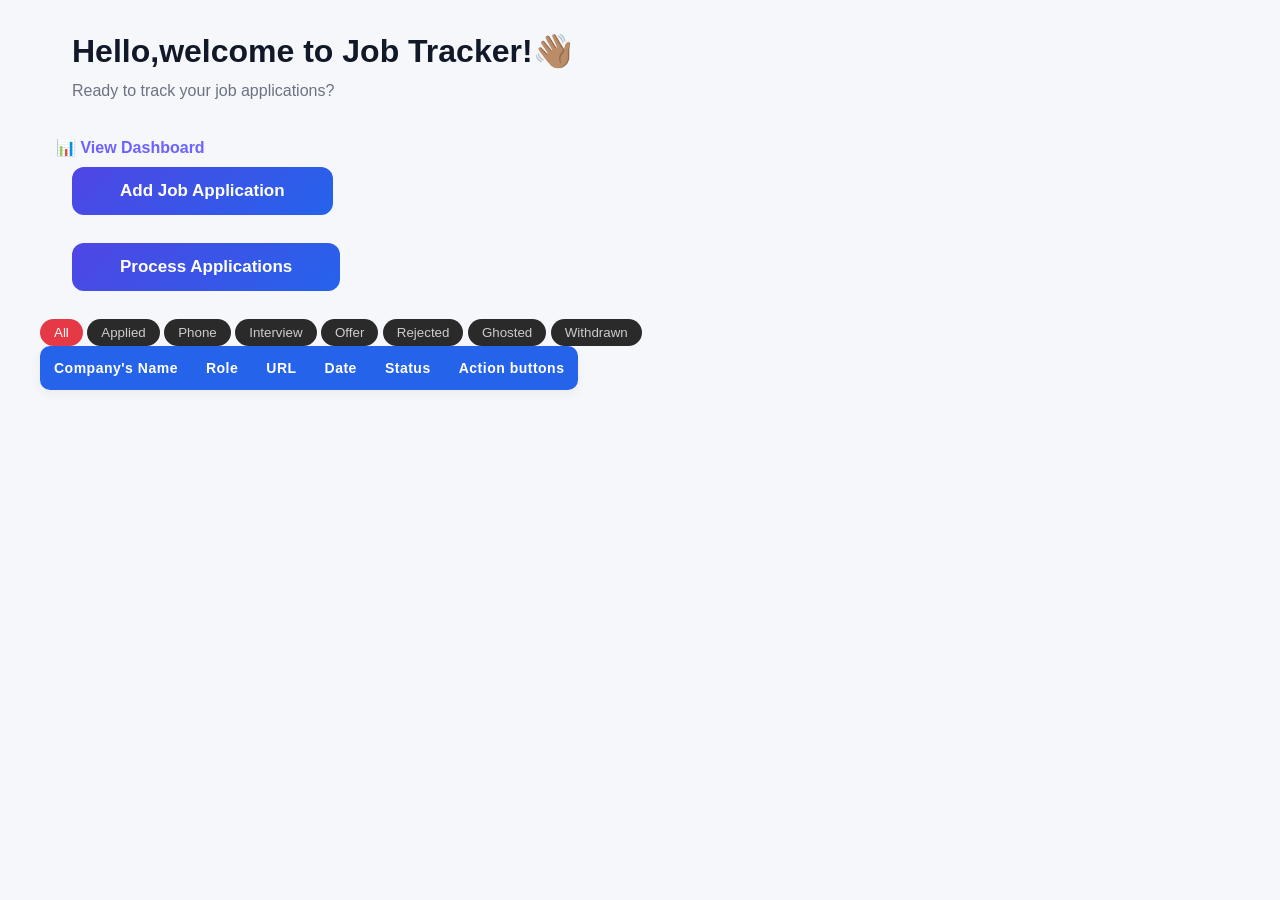
<file: index.html>
<!DOCTYPE html>
<html>

<head>
  <meta charset="UTF-8">
  <meta name="viewport" content="width=device-width, initial-scale=1">
  

  <link rel="stylesheet" href="./style.css" />
  <title>Job Tracker App</title>
</head>

<body>
  
  <header>
    <h2>Hello,welcome to Job Tracker!👋🏽</h2>
    <p>Ready to track your job applications?</p>
     <a href="../dashboard /dashboard.html" class="back-btn">📊 View Dashboard</a>
  </header>
  
<button class="add-job"type="button">Add Job Application</button>


  
  <section class="form-section">
    <form id="form" action="" method="get" accept-charset="utf-8">
      <h3 class="form-title">Add Job Application </h3>
      
      <div class="form-group">
         <label for="name">Company's Name:</label>
      <input type="text" name="name" id="name" value="" required/>
      </div>
      
      <div class="form-group">
       <label for="role">Role:</label>
      <input type="text" name="role" id="role" value="" required/> 
      </div>
     
      <div class="form-group">
         <label for="url">Company's URL:</label>
      <input type="text" name="url" id="url" value="" required/>
      </div>
      
      <div class="form-group">
         <label for="date">Date:</label>
      <input type="text" name="date" id="date" required/>
      </div>
      
      <div class="form-group">
        
       <label for="status">Status:</label>
      <select name="status" id="status">Status
      <option id="applied" default value="applied">Applied</option>
      
       <option value="phone">Phone Screen</option>
        <option value="interview">Interview</option>
         <option value="offer">Offer</option>
          <option value="rejected">Rejected</option>
           <option value="withdrawn">Withdrawn</option>
            <option value="ghosted">Ghosted</option>
      </select>
      </div>
      
      <button onclick="handleAddSubmit(event)" class="submit-btn" type="submit">Submit Application</button>
      
     
      
    </form>
    
  </section>
  
  <section class="table-section">
    <div>
    <table class="application-table">
    <thead>
    <tr>
    <th>Company's Name</th>
    <th>Role</th>
    <th>URL</th>
    <th>Date</th>
    <th>Status</th>
    <th>Action buttons</th>
    </tr>
    </thead>
    <tbody class="table-body"></tbody>
      </div>
    
  </section>
  
  <div>
      <buttton id="process-btn" type="submit">Process Applications</button>
    </div>
    
    <div class="filter-buttons">
  <button class="filter-btn active" onclick="handleFilter('All')">All</button>
  <button class="filter-btn" onclick="handleFilter('Applied')">Applied</button>
  <button class="filter-btn" onclick="handleFilter('Phone')">Phone</button>
  <button class="filter-btn" onclick="handleFilter('Interview')">Interview</button>
  <button class="filter-btn" onclick="handleFilter('Offer')">Offer</button>
  <button class="filter-btn" onclick="handleFilter('Rejected')">Rejected</button>
  <button class="filter-btn" onclick="handleFilter('Ghosted')">Ghosted</button>
  <button class="filter-btn" onclick="handleFilter('Withdrawn')">Withdrawn</button>
</div>
  
  <script src='../js/script.js' type="text/javascript" charset="utf-8">
  </script>
  
   
</body>

</html>
</file>
<file: style.css>
* {
  margin: 0;
  padding: 0;
  box-sizing: border-box;
  font-family: 'Segoe UI', sans-serif;
}

body {
  margin: 0;
  padding: 0;
  font-family: "Inter", "Segoe UI", sans-serif;
  background-color: #f5f7fb;
  color: #1e1e1e;
}

header h2 {
  font-size: 24px;
  font-weight: 700;
  margin: 20px 16px 8px 16px;
  color: #111827;
}

header p {
  font-size: 14px;
  font-weight: 400;
  color: #6b7280;
  margin: 0 16px 20px 16px;
}



.form-section {
  display: none;
}

.form-section.visible {
  display: block;
}
#process-btn {
  display: block;
  width: calc(100% - 32px);
  background: linear-gradient(135deg, #4f46e5, #2563eb);
  color: white;
  padding: 14px;
  border: none;
  border-radius: 12px;
  font-size: 16px;
  font-weight: 600;
  cursor: pointer;
  transition: all 0.2s ease-in-out;
  margin: 0 16px 24px 16px;
}

.add-job{
  display: block;
  width: calc(100% - 32px);
  margin: 0 16px 24px 16px;
  padding: 14px 0;
  background: linear-gradient(135deg, #4f46e5, #2563eb);
  color: white;
  border: none;
  border-radius: 12px;
  font-size: 16px;
  font-weight: 600;
  cursor: pointer;
  transition: all 0.2s ease-in-out;
}

.add-job:hover {
  transform: translateY(-2px);
  box-shadow: 0 8px 20px rgba(37, 99, 235, 0.25);
}


.add-job:active {
  transform: scale(0.98);
}

.form-section {
  padding: 20px 16px;
  background: #f5f7fb;
  min-height: 100vh;
}

.form{
  background: white;
  padding: 20px;
  border-radius: 20px;
  box-shadow: 0 8px 24px rgba(0, 0, 0, 0.06);
}

.form-title {
  text-align: center;
  font-size: 20px;
  margin-bottom: 20px;
  font-weight: 600;
}

.form-group {
  margin-bottom: 18px;
  display: flex;
  flex-direction: column;
}

.form-group label {
  font-size: 14px;
  margin-bottom: 6px;
  color: #374151;
}

.form-group input  {
  padding: 12px 14px;
  border-radius: 12px;
  border: 1px solid #e5e7eb;
  font-size: 14px;
  outline: none;
  transition: 0.2s;
}

.form-group select{
  padding: 12px 14px;
  border-radius: 12px;
  border: 1px solid #e5e7eb;
  font-size: 14px;
  outline: none;
  transition: 0.2s;
  
}

.form-group input:focus {
  border-color: #10b981;
  box-shadow: 0 0 0 3px rgba(16, 185, 129, 0.15);
}




.submit-btn {
  width: 100%;
  padding: 14px;
  border-radius: 14px;
  border: none;
  background: #10b981;
  color: white;
  font-size: 16px;
  font-weight: 600;
  cursor: pointer;
  transition: 0.2s;
}

.submit-btn:hover {
  background: #059669;
  transform: translateY(-2px);
}


.status-badge {
  padding: 5px 10px;
  border-radius: 15px;
  font-size: 12px;
  font-weight: bold;
}
.status-applied { background-color: #dbeafe; color: #1e40af; }
.status-interview { background-color: #fef3c7; color: #92400e; }
.status-rejected { background-color: #fee2e2; color: #991b1b; }
.status-offer { background-color: #d1fae5; color: #065f46; } 
.status-ghosted {
  background-color: #f8d7da;
  color: #721c24;
}

.status-withdrawn {
  background-color: #e2e3e5; 
  color: #383d41;            
}

.status-phone {
  background-color: #d1ecf1;
  color: #0c5460;           
}

table {
  border-collapse: collapse;
  font-family: "Segoe UI", Tahoma, Geneva, Verdana, sans-serif;
  font-size: 14px;
  background-color: #ffffff;
  border-radius: 10px;
  overflow: hidden;
  box-shadow: 0 4px 12px rgba(0, 0, 0, 0.05);
}


th {
  background-color: #2563eb;
  color: #ffffff;
  text-align: left;
  padding: 14px;
  font-weight: 600;
  letter-spacing: 0.5px;
}


td {
  padding: 12px 14px;
  color: #374151;
  border-bottom: 1px solid #e5e7eb;
}


tr:nth-child(even) {
  background-color: #f9fafb;
}


tr:hover {
  background-color: #f1f5f9;
  transition: background-color 0.2s ease, transform 0.2s ease;
  transform: scale(1.01);
}

.highlights {
  display: flex;
  gap: 12px;
  padding: 0 16px;
  margin-bottom: 24px;
}

.card {
  flex: 1;
  background: white;
  border-radius: 16px;
  padding: 18px 12px;
  text-align: center;
  box-shadow: 0 4px 12px rgba(0, 0, 0, 0.05);
  transition: 0.2s ease-in-out;
}

.card:hover {
  transform: translateY(-3px);
}

.card h3 {
  font-size: 22px;
  margin-bottom: 8px;
}

.card .title {
  font-size: 13px;
  color: #6b7280;
  margin-bottom: 6px;
}

.card .value {
  font-size: 20px;
  font-weight: 700;
  color: #111827;
}

#process-btn:active{
  transform: scale(0.98);
}


.filter-btn {
  padding: 6px 14px;
  border: none;
  border-radius: 20px;
  cursor: pointer;
  background: #2a2a2a;
  color: #ccc;
}

.filter-btn.active {
  background: #e63946;
  color: #fff;
}






   /* Mobile responsive table */
@media (max-width: 600px) {

  table, thead, tbody, th, td, tr {
    display: block;
    width: 100%;
  }
  
  .highlights{
    display: block;
    width: 100%;
    
  }
  .card{
    margin-bottom: 20px;
  }

  
  thead {
    position: absolute;
    top: -9999px;
    left: -9999px;
  }

  
  tr {
    margin-bottom: 12px;
    border: 1px solid #ddd;
    border-radius: 6px;
    padding: 8px;
  }

  
  td {
    position: relative;
    padding: 10px 10px 10px 50%;
    text-align: left;
    border: none;
    border-bottom: 1px solid #eee;
  }

  td:last-child {
    border-bottom: none;
  }

  
  td::before {
    content: attr(data-label);
    position: absolute;
    left: 10px;
    top: 10px;
    font-weight: 600;
    color: #555;
    white-space: nowrap;
  }

  
}

@media (min-width: 768px) {

  body {
    max-width: 900px;
    margin: 0 auto;
  }

  header h2 {
    font-size: 28px;
    margin: 24px 24px 10px 24px;
  }

  header p {
    font-size: 15px;
    margin: 0 24px 24px 24px;
  }

  .add-job,#process-btn {
    width: calc(100% - 48px);
    margin: 0 24px 28px 24px;
    font-size: 17px;
  }


  .form-section  {
    padding: 28px 24px;
  }

  .form{
    max-width: 540px;
    margin: 0 auto;
    padding: 28px;
  }
  
  
  

  .form-title {
    font-size: 22px;
  }
  
   .highlights {
    padding: 0 24px;
    gap: 16px;
  }

  .card {
    padding: 22px 16px;
  }

  .card h3 {
    font-size: 26px;
  }

  .card .value {
    font-size: 22px;
  }

  
}



@media (min-width: 1024px) {

  body {
    max-width: 1200px;
    margin: 0 auto;
  }

  header h2 {
    font-size: 32px;
    margin: 32px 32px 12px 32px;
  }

  header p {
    font-size: 16px;
    margin: 0 32px 28px 32px;
  }

  .add-job,#process-btn {
    width: auto;
    display: inline-block;
    margin: 0 32px 28px 32px;
    padding: 14px 48px;
    font-size: 17px;
  }


  .form-section  {
    padding: 36px 32px;
  }

  .form {
    max-width: 620px;
    margin: 0 auto;
    padding: 36px;
  }

  .form-title {
    font-size: 24px;
    margin-bottom: 28px;
  }

  .form-group label {
    font-size: 15px;
  }

  .form-group input {
    font-size: 15px;
    padding: 13px 16px;
  }

  .submit-btn {
    font-size: 17px;
    padding: 16px;
  }

 .highlights {
    padding: 0 32px;
    gap: 20px;
  }

  .card {
    padding: 28px 20px;
  }

  .card h3 {
    font-size: 28px;
  }

  .card .value {
    font-size: 24px;
  }

  .card .title {
    font-size: 14px;
  }

}

.back-btn {
  display: inline-block;
  margin: 10px 16px;
  color: #6c63ff;
  text-decoration: none;
  font-weight: bold;
}

.delete-btn{
    width: 140px;
    padding: 2px 32px;
    margin-bottom: 16px;
}
</file>
